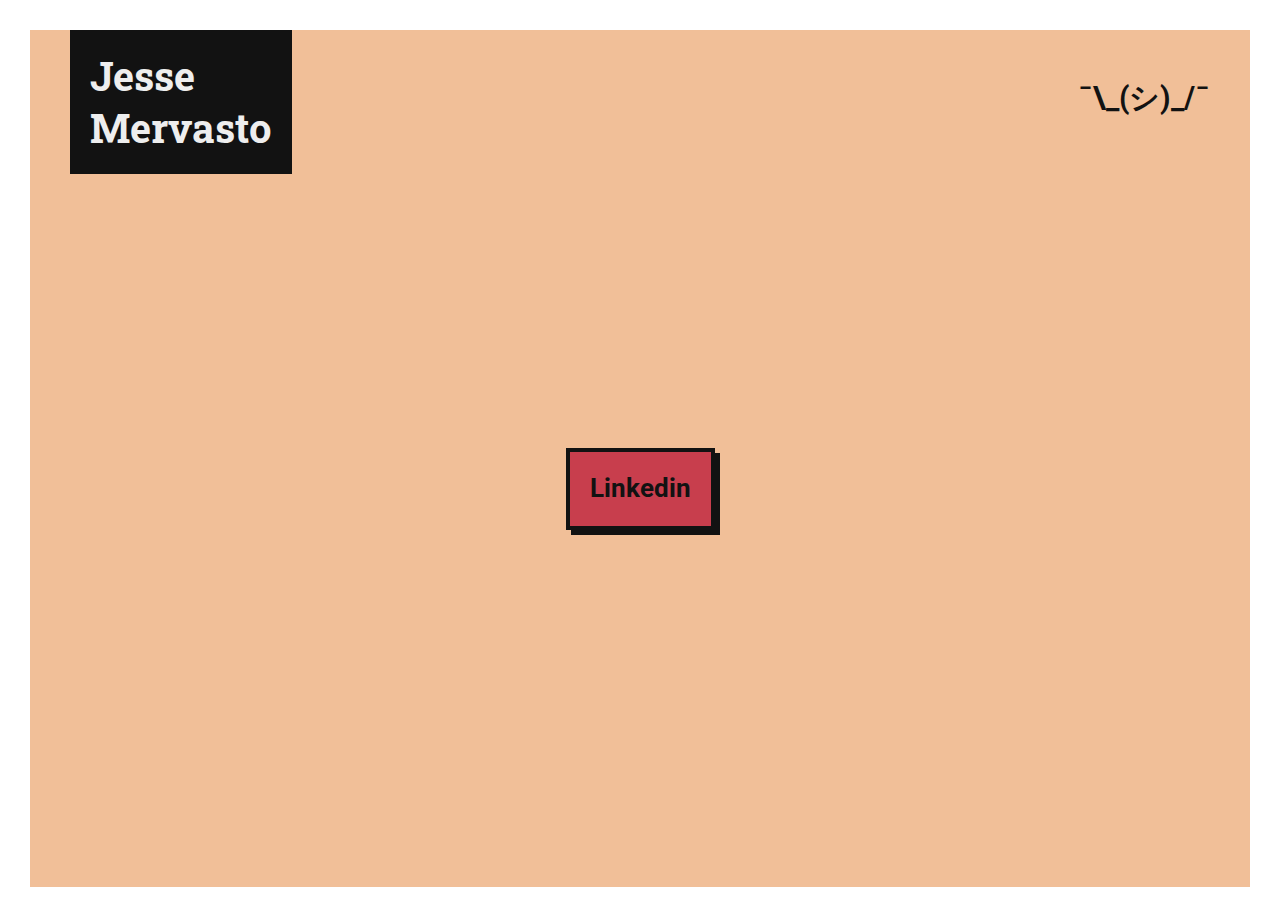
<file: index.html>
<!DOCTYPE html>
<html>
  <head>
    <link rel="preconnect" href="https://fonts.googleapis.com"> 
    <link rel="preconnect" href="https://fonts.gstatic.com" crossorigin>
    <link href="https://fonts.googleapis.com/css2?family=Roboto+Mono:ital,wght@0,300;0,400;0,500;1,300;1,400;1,500&family=Tiro+Tamil:ital@0;1&display=swap" rel="stylesheet">
    <link href="./resources/css/style.css" type="text/css" rel="stylesheet">
    <title>☕️ Jesse Mervasto</title>
  </head>
  <body id="home">
    <div class="main">
      <div class="header">
        <div class="logo">
          <h1>Jesse<br>Mervasto</h1>
        </div>
        <div class="slogan">
          <h2>¯\_(シ)_/¯</h2>
        </div>
      </div>
      <div class="links">
        <!--
        <div class="link0">
          <a href="https://github.com/jessedavidd?tab=repositories" target="_blank">Portfolio</a>
        </div>
        <div class="link1">          
          <a href="https://github.com/jessedavidd" target="_blank">GitHub</a>
        </div>
        -->
        <div class="link2">
          <a href="https://www.linkedin.com/in/jessedavidd/" target="_blank">Linkedin</a>
        </div>
      </div>
    </div>
  </body>
</html>
</file>
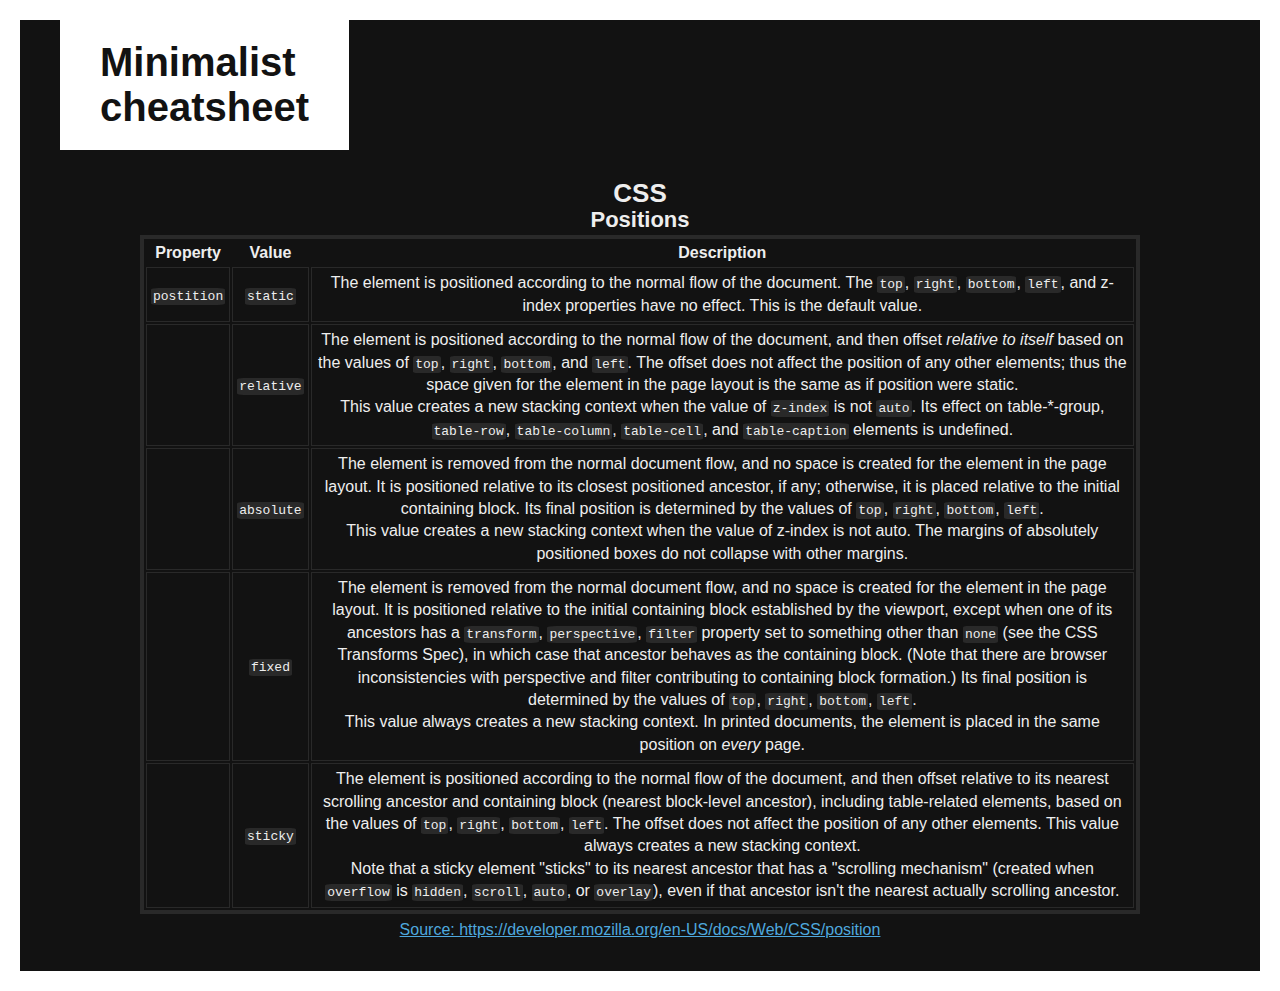
<file: pages/cheatsheet/index.html>
<!DOCTYPE html>
<html lang="en">
  <head>
    <meta charset=UTF-8">
    <meta http-equiv="X-UA-Compatible" content="IE=edge">
    <meta name="viewport" content="width=device-width, initial-scale=1.0">
    <title>Minimalist cheatsheet</title>
    <link href="styles.css" rel="stylesheet" type="text/css">
  </head>
  <body>
    <div class="main">
      <div class="header">
        <div class="logo">
          <h1>Minimalist<br>cheatsheet</h1>
        </div>
      </div>
      <div class="section">
        <div class="title">
          <h2>CSS</h2>
          <h3>Positions</h3>
        <table>
          <thead>
            <tr>
              <th>Property</th>
              <th>Value</th>
              <th>Description</th>
            </tr>
          </thead>
          <tbody>
            <tr>
              <td><span id="code">postition</span></td>
              <td><span id="code">static</span></td>
              <td>The element is positioned according to the normal flow of the document. The <span id="code">top</span>, <span id="code">right</span>, <span id="code">bottom</span>, <span id="code">left</span>, and z-index properties have no effect. This is the default value.</td>
            </tr>
            <tr>
              <td></td>
              <td><span id="code">relative</span></td>
              <td>The element is positioned according to the normal flow of the document, and then offset <em>relative to itself</em> based on the values of <span id="code">top</span>, <span id="code">right</span>, <span id="code">bottom</span>, and <span id="code">left</span>. The offset does not affect the position of any other elements; thus the space given for the element in the page layout is the same as if position were static.  <br>This value creates a new stacking context when the value of <span id="code">z-index</span> is not <span id="code">auto</span>. Its effect on table-*-group, <span id="code">table-row</span>, <span id="code">table-column</span>, <span id="code">table-cell</span>, and <span id="code">table-caption</span> elements is undefined.</td>
            </tr>
            <tr>
              <td></td>
              <td><span id="code">absolute</span></td>
              <td>The element is removed from the normal document flow, and no space is created for the element in the page layout.  It is positioned relative to its closest positioned ancestor, if any; otherwise, it is placed relative to the initial containing block.  Its final position is determined by the values of <span id="code">top</span>, <span id="code">right</span>, <span id="code">bottom</span>, <span id="code">left</span>. <br>This value creates a new stacking context when the value of z-index is not auto.  The margins of absolutely positioned boxes do not collapse with other margins.</td>
            </tr>
            <tr>
              <td></td>
              <td><span id="code">fixed</span></td>
              <td>The element is removed from the normal document flow, and no space is created for the element in the page layout. It is positioned relative to the initial containing block established by the viewport, except when one of its ancestors has a <span id="code">transform</span>, <span id="code">perspective</span>, <span id="code">filter</span> property set to something other than <span id="code">none</span> (see the CSS Transforms Spec), in which case that ancestor behaves as the containing block. (Note that there are browser inconsistencies with perspective and filter contributing to containing block formation.) Its final position is determined by the values of <span id="code">top</span>, <span id="code">right</span>, <span id="code">bottom</span>, <span id="code">left</span>.  <br>This value always creates a new stacking context. In printed documents, the element is placed in the same position on <em>every</em> page.</td>
            </tr>
            <tr>
              <td></td>
              <td><span id="code">sticky</span></td>
              <td>The element is positioned according to the normal flow of the document, and then offset relative to its nearest scrolling ancestor and containing block (nearest block-level ancestor), including table-related elements, based on the values of <span id="code">top</span>, <span id="code">right</span>, <span id="code">bottom</span>, <span id="code">left</span>. The offset does not affect the position of any other elements. This value always creates a new stacking context. <br>Note that a sticky element "sticks" to its nearest ancestor that has a "scrolling mechanism" (created when <span id="code">overflow</span> is <span id="code">hidden</span>, <span id="code">scroll</span>, <span id="code">auto</span>, or <span id="code">overlay</span>), even if that ancestor isn't the nearest actually scrolling ancestor.
          </tbody>
        </table>
        <div id="source">
          <a href="https://developer.mozilla.org/en-US/docs/Web/CSS/position">Source: https://developer.mozilla.org/en-US/docs/Web/CSS/position</a>
        </div>
      </div>
    </div>
  </body>
</html>
</file>
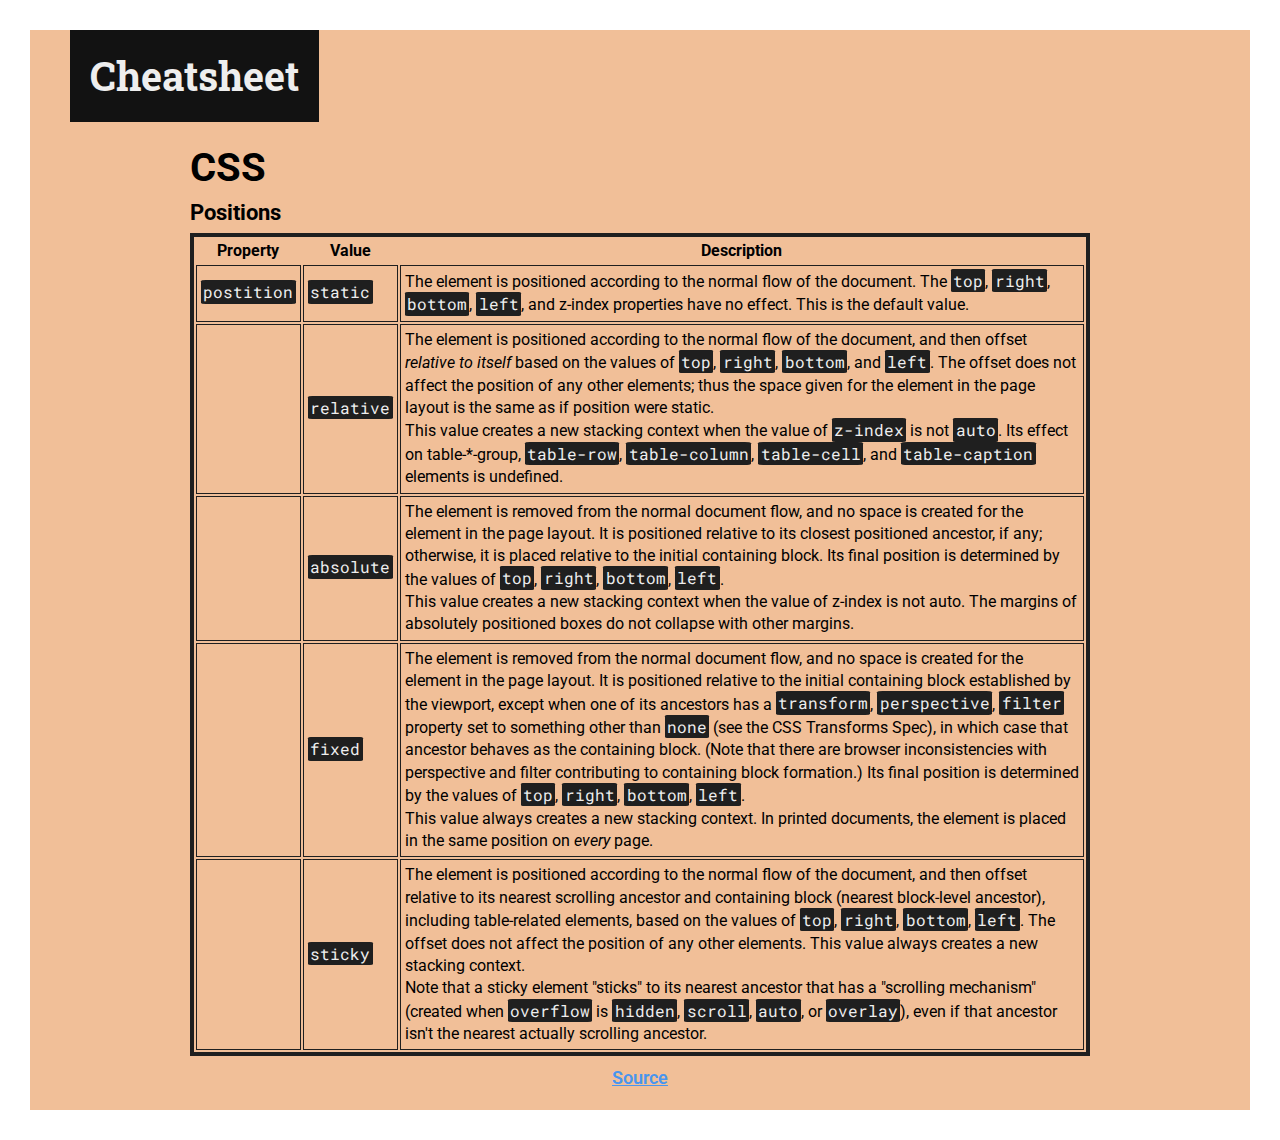
<file: cheatsheet.html>
<!DOCTYPE html>
<html lang="en">
  <head>
    <meta charset=UTF-8">
    <meta http-equiv="X-UA-Compatible" content="IE=edge">
    <meta name="viewport" content="width=device-width, initial-scale=1.0">
    <title>Cheatsheet</title>
    <link href="../../resources/css/style.css" rel="stylesheet" type="text/css">
  </head>
  <body id="cheatsheet">
    <div class="main">
      <div id="cheatsheet" class="header">
        <div class="logo">
          <h1>Cheatsheet</h1>
        </div>
      </div>
      <div class="section">
        <div class="title">
          <h2>CSS</h2>
          <h3>Positions</h3>
        </div>
        <div class="content">
          <table>
            <thead>
              <tr>
                <th>Property</th>
                <th>Value</th>
                <th>Description</th>
              </tr>
            </thead>
            <tbody>
              <tr>
                <td><span id="code">postition</span></td>
                <td><span id="code">static</span></td>
                <td>The element is positioned according to the normal flow of the document. The <span id="code">top</span>, <span id="code">right</span>, <span id="code">bottom</span>, <span id="code">left</span>, and z-index properties have no effect. This is the default value.</td>
              </tr>
              <tr>
                <td></td>
                <td><span id="code">relative</span></td>
                <td>The element is positioned according to the normal flow of the document, and then offset <em>relative to itself</em> based on the values of <span id="code">top</span>, <span id="code">right</span>, <span id="code">bottom</span>, and <span id="code">left</span>. The offset does not affect the position of any other elements; thus the space given for the element in the page layout is the same as if position were static.  <br>This value creates a new stacking context when the value of <span id="code">z-index</span> is not <span id="code">auto</span>. Its effect on table-*-group, <span id="code">table-row</span>, <span id="code">table-column</span>, <span id="code">table-cell</span>, and <span id="code">table-caption</span> elements is undefined.</td>
              </tr>
              <tr>
                <td></td>
                <td><span id="code">absolute</span></td>
                <td>The element is removed from the normal document flow, and no space is created for the element in the page layout.  It is positioned relative to its closest positioned ancestor, if any; otherwise, it is placed relative to the initial containing block.  Its final position is determined by the values of <span id="code">top</span>, <span id="code">right</span>, <span id="code">bottom</span>, <span id="code">left</span>. <br>This value creates a new stacking context when the value of z-index is not auto.  The margins of absolutely positioned boxes do not collapse with other margins.</td>
              </tr>
              <tr>
                <td></td>
                <td><span id="code">fixed</span></td>
                <td>The element is removed from the normal document flow, and no space is created for the element in the page layout. It is positioned relative to the initial containing block established by the viewport, except when one of its ancestors has a <span id="code">transform</span>, <span id="code">perspective</span>, <span id="code">filter</span> property set to something other than <span id="code">none</span> (see the CSS Transforms Spec), in which case that ancestor behaves as the containing block. (Note that there are browser inconsistencies with perspective and filter contributing to containing block formation.) Its final position is determined by the values of <span id="code">top</span>, <span id="code">right</span>, <span id="code">bottom</span>, <span id="code">left</span>.  <br>This value always creates a new stacking context. In printed documents, the element is placed in the same position on <em>every</em> page.</td>
              </tr>
              <tr>
                <td></td>
                <td><span id="code">sticky</span></td>
                <td>The element is positioned according to the normal flow of the document, and then offset relative to its nearest scrolling ancestor and containing block (nearest block-level ancestor), including table-related elements, based on the values of <span id="code">top</span>, <span id="code">right</span>, <span id="code">bottom</span>, <span id="code">left</span>. The offset does not affect the position of any other elements. This value always creates a new stacking context. <br>Note that a sticky element "sticks" to its nearest ancestor that has a "scrolling mechanism" (created when <span id="code">overflow</span> is <span id="code">hidden</span>, <span id="code">scroll</span>, <span id="code">auto</span>, or <span id="code">overlay</span>), even if that ancestor isn't the nearest actually scrolling ancestor.
            </tbody>
          </table>
          <div class="source-link">
            <a href="https://developer.mozilla.org/en-US/docs/Web/CSS/position">Source</a>
          </div>
        </div>
      </div>
    </div>
  </body>
</html>
</file>
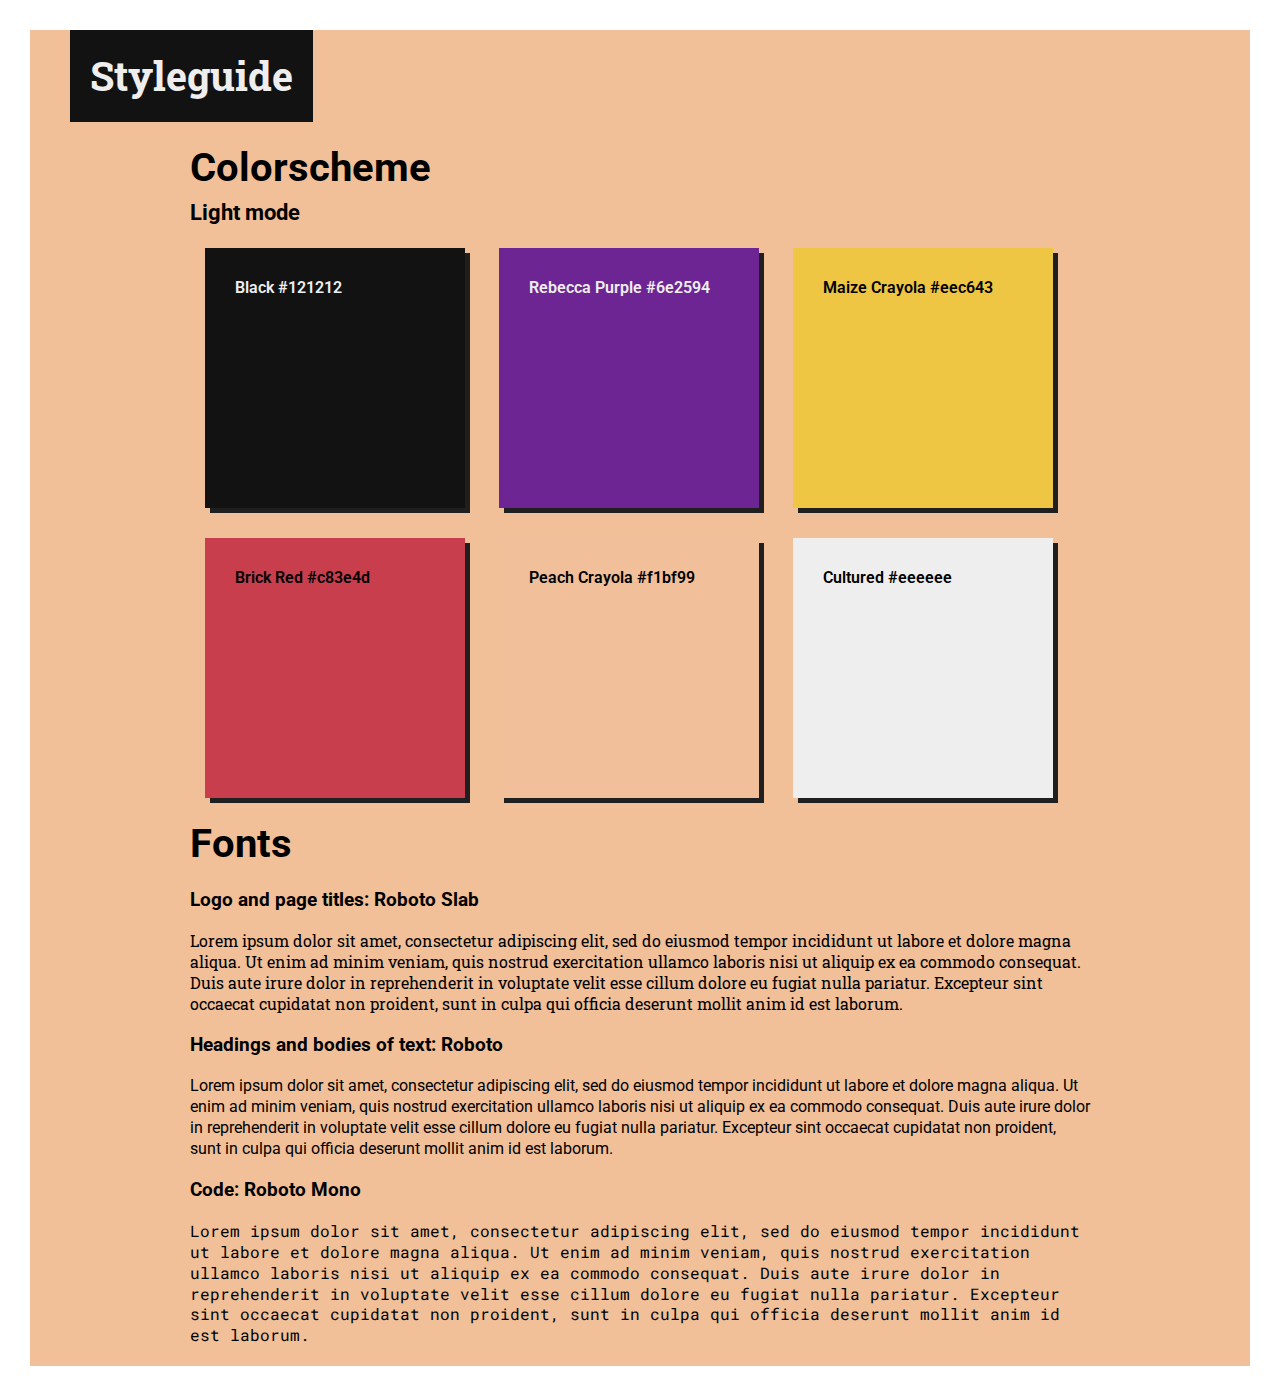
<file: pages/styleguide/styleguide.html>
<!DOCTYPE html>
<html lang="en">
  <head>
    <meta charset=UTF-8">
    <meta http-equiv="X-UA-Compatible" content="IE=edge">
    <meta name="viewport" content="width=device-width, initial-scale=1.0">
    <title>Document</title>
    <link href="../../resources/css/style.css" rel="stylesheet" type="text/css">
  </head>
  <body id="styleguide">
    <div class="main">
      <div class="header">
        <div class="logo">
          <h1>Styleguide</h1>
        </div>
        <div class="section">
          <div class="title">
            <h2>Colorscheme</h2>
          </div>
          <div class="content">
            <div class="title">
              <h3>Light mode</h3>
            </div>
            <ul id="light-colors">
              <li id="c0">Black #121212</li>
              <li id="c1">Rebecca Purple #6e2594</li>
              <li id="c2">Maize Crayola #eec643</li>
              <li id="c3">Brick Red #c83e4d</li>
              <li id="c4">Peach Crayola #f1bf99</li>
              <li id="c5">Cultured #eeeeee</li>
            </ul>
            <div class="title">
              <h2>Fonts</h2>
            </div>
            <h3>Logo and page titles: Roboto Slab</h3>
            <p id="roboto-slab">Lorem ipsum dolor sit amet, consectetur adipiscing elit, sed do eiusmod tempor incididunt ut labore et dolore magna aliqua. Ut enim ad minim veniam, quis nostrud exercitation ullamco laboris nisi ut aliquip ex ea commodo consequat. Duis aute irure dolor in reprehenderit in voluptate velit esse cillum dolore eu fugiat nulla pariatur. Excepteur sint occaecat cupidatat non proident, sunt in culpa qui officia deserunt mollit anim id est laborum.</p>
            <h3>Headings and bodies of text: Roboto</h3>
            <p id="roboto">Lorem ipsum dolor sit amet, consectetur adipiscing elit, sed do eiusmod tempor incididunt ut labore et dolore magna aliqua. Ut enim ad minim veniam, quis nostrud exercitation ullamco laboris nisi ut aliquip ex ea commodo consequat. Duis aute irure dolor in reprehenderit in voluptate velit esse cillum dolore eu fugiat nulla pariatur. Excepteur sint occaecat cupidatat non proident, sunt in culpa qui officia deserunt mollit anim id est laborum.</p>
            <h3>Code: Roboto Mono</h3>
            <p id="roboto-mono">Lorem ipsum dolor sit amet, consectetur adipiscing elit, sed do eiusmod tempor incididunt ut labore et dolore magna aliqua. Ut enim ad minim veniam, quis nostrud exercitation ullamco laboris nisi ut aliquip ex ea commodo consequat. Duis aute irure dolor in reprehenderit in voluptate velit esse cillum dolore eu fugiat nulla pariatur. Excepteur sint occaecat cupidatat non proident, sunt in culpa qui officia deserunt mollit anim id est laborum.</p>
          </div>
        </div>
      </div>
    </div>
  </body>
</html>
</file>
<file: resources/css/style.css>
@import url('https://fonts.googleapis.com/css2?family=Roboto+Mono:ital,wght@0,100;0,200;0,300;0,400;0,500;0,600;0,700;1,100;1,200;1,300;1,400;1,500;1,600;1,700&family=Roboto+Slab:wght@100;200;300;400;500;600;700;800;900&family=Roboto:ital,wght@0,100;0,300;0,400;0,500;0,700;0,900;1,100;1,300;1,400;1,500;1,700;1,900&display=swap');

/* general CSS */
body {
  font-family: 'Roboto', Helvetica, sans-serif;
  line-height: 1.3;
  margin: 0;
  padding: 0;
  min-height: 95.25vh;
  background-color: #f1bf98;
  border: solid 30px #fff;
}

a {
  color: #121212;
  text-decoration: underline;
  font-weight: bold;
}

.header {
  background-color: #f1bf98;
  width: 100%;
}

.logo {
  display: inline-block;
  color: #eee;
  font-family: 'Roboto Slab', serif;
  font-weight: bold;
  margin: 0 0 0 40px;
  background-color: #121212;
}

.logo h1 {
  margin: 20px 20px;
  padding: 0;
  font-size: 40px;
}

/* home specific CSS */

.slogan {
  float: right;
  color: #121212;
  margin: 0;
  padding: 20px 40px;
}

.slogan h2 {
  margin: 27.5px 0;
  padding: 0;
  font-size: 30px;
}

.links {
  display: flex;
  justify-content: center;
  align-items: center;
  min-height: 70vh;
}

.links a {
  font-size: 26px;
  text-decoration: none;
}

.links .link0,.link1,.link2 {
  margin: 20px;
  padding: 20px;
  display: inline-block;
  border: solid 4px #121212;
  background-color: #c83e4d;
  cursor: pointer;
  box-shadow: 5px 5px #121212;
  transition: box-shadow 200ms;
}

.link0:hover,.link1:hover,.link2:hover {
  box-shadow: 10px 10px #121212;
}




/* cheatsheet specific CSS */
.section {
  max-width: 900px;
  margin: 20px auto;
}

.title h2 {
  font-size: 40px;
  margin: 5px 0;
}

.title h3 {
  font-size: 22px;
  margin: 5px 0;
}

table {
  border: solid 4px #1f1f1f;
  margin: 0 auto;
  line-height: 1.4;
}

td {
  border: solid 1px #1f1f1f;
  padding: 4px;
  margin: 0;
}

#code {
  font-family: 'Roboto Mono', monospace;
  background-color: #1f1f1f;
  color: #eee;
  border-radius: 5%;
  padding: 1.2px 2.4px;
}

.source-link, .internal-link {
  margin: 10px auto;
  width: fit-content;
  cursor: pointer;
}

.source-link a, .internal-link a{
  color: #4895ef;
  font-weight: 600;
  font-size: 18px;
}

.source-link a:hover, .internal-link a:hover {
  text-decoration: none;
}



/* Styleguide specific CSS */
#light-colors {
  list-style: none;
  margin: 0;
  padding: 0;
}

#c0, #c1, #c2, #c3, #c4, #c5 {
  display: inline-block;
  width: 200px;
  height: 200px;
  margin: 15px;
  font-weight: 600;
  padding: 30px;
  box-shadow: 5px 5px #1f1f1f;
}
#c0 {
  background-color: #121212;
  color: #eeeeee;
}
#c1 {
  background-color: #6e2594;
  color: #eeeeee;
}
#c2 {
  background-color: #eec643;
}
#c3 {
  background-color: #c83e4d;
}
#c4 {
  background-color: #f1bf99;
}
#c5 {
  background-color: #eeeeee;
}

#roboto-slab {
  font-family: 'Roboto Slab', serif;
}
#roboto {
  font-family: 'Roboto', sans-serif;
}
#roboto-mono {
  font-family: 'Roboto Mono', monospace;
}
</file>
<file: pages/cheatsheet/styles.css>
body {
  margin: 0;
  padding: 0;
  min-height: 97vh;
  background-color: #121212;
  color: #eee;
  border: solid 20px white;
  font-family: Arial, Helvetica, sans-serif;
}

h2 {
  font-size: 26px;
  margin: -2px 0;
}

h3 {
  font-size: 22px;
  margin: -2px 0 2px 0;
}

table {
  border: solid 4px #292929;
  margin: 0 auto;
  line-height: 1.4;
}

td {
  border: solid 1px #292929;
  padding: 4px;
  margin: 0;
}

.header {
  width: 100%;
}

.logo {
  display: inline-block;
  margin: 0 0 0 40px;
  background-color: white;
  color: #121212;
}

.logo h1 {
  padding: 0 20px;
  margin: 20px;
  font-size: 40px;
  font-weight: bold;
}

.section {
  text-align: center;
  margin: 30px auto;
  max-width: 1000px;
}

#code {
  font-family: monospace;
  background-color: #292929;
  color: #eee;
  border-radius: 10%;
  padding: 1px 2px;
}

#source {
  padding: 2px 4px;
  margin: 5px;
}

#source a{
  color: #4ea8de;
}
</file>
